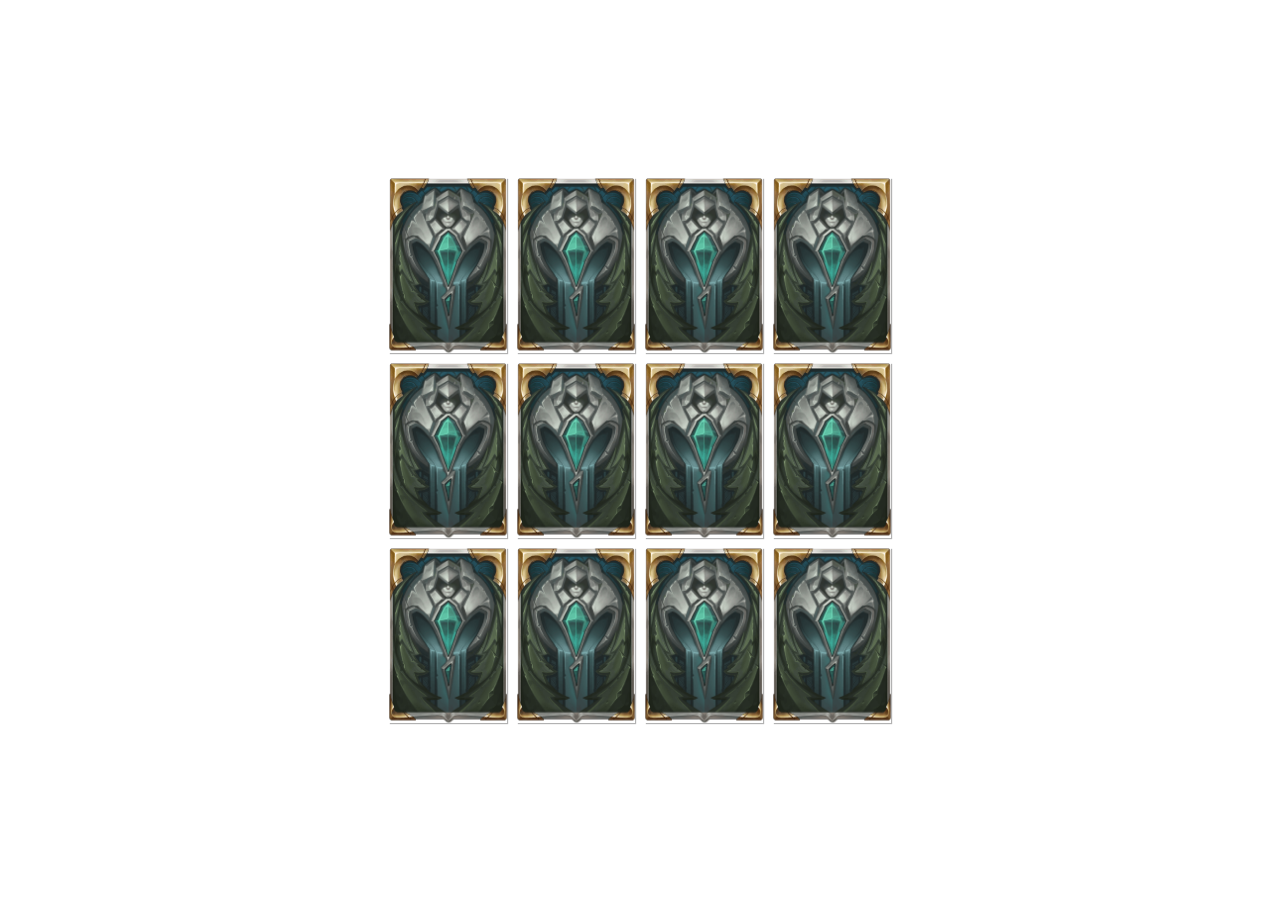
<file: Jogo da Memória/index.html>
<!DOCTYPE html>
<html lang="pt-br">
<head>
    <title>Jogo da Memoria</title>
    <link rel="stylesheet" href="style.css">
</head>
<body>
    <div class="jogo">
        <div class="linha">
            <div class="card" data-card="draven">
                <img class="frente" src="img/draven.png"/>
                <img class="verso" src="img/verso.png"/>
            </div>
            <div class="card" data-card="kinkou">
                <img class="frente" src="img/kinkou.png"/>
                <img class="verso" src="img/verso.png"/>
            </div>
            <div class="card" data-card="shaman">
                <img class="frente" src="img/shaman.png"/>
                <img class="verso" src="img/verso.png"/>
            </div>
            <div class="card" data-card="yasuo">
                <img class="frente" src="img/yasuo.png"/>
                <img class="verso" src="img/verso.png"/>
            </div>
        </div>
        <div class="linha">
            <div class="card" data-card="tryndamere">
                <img class="frente" src="img/tryndamere.webp"/>
                <img class="verso" src="img/verso.png"/>
            </div>
            <div class="card" data-card="yone">
                <img class="frente" src="img/yone.png"/>
                <img class="verso" src="img/verso.png"/>
            </div>
            <div class="card" data-card="draven">
                <img class="frente" src="img/draven.png"/>
                <img class="verso" src="img/verso.png"/>
            </div>
            <div class="card" data-card="kinkou">
                <img class="frente" src="img/kinkou.png"/>
                <img class="verso" src="img/verso.png"/>
            </div>
        </div>
        <div class="linha">
            <div class="card" data-card="shaman">
                <img class="frente" src="img/shaman.png"/>
                <img class="verso" src="img/verso.png"/>
            </div>
            <div class="card" data-card="yasuo">
                <img class="frente" src="img/yasuo.png"/>
                <img class="verso" src="img/verso.png"/>
            </div>
            <div class="card" data-card="tryndamere">
                <img class="frente" src="img/tryndamere.webp"/>
                <img class="verso" src="img/verso.png"/>
            </div>
            <div class="card" data-card="yone">
                <img class="frente" src="img/yone.png"/>
                <img class="verso" src="img/verso.png"/>
            </div>
        </div>
    </div>
    <script src="script.js"></script>
</body>
</html>
</file>
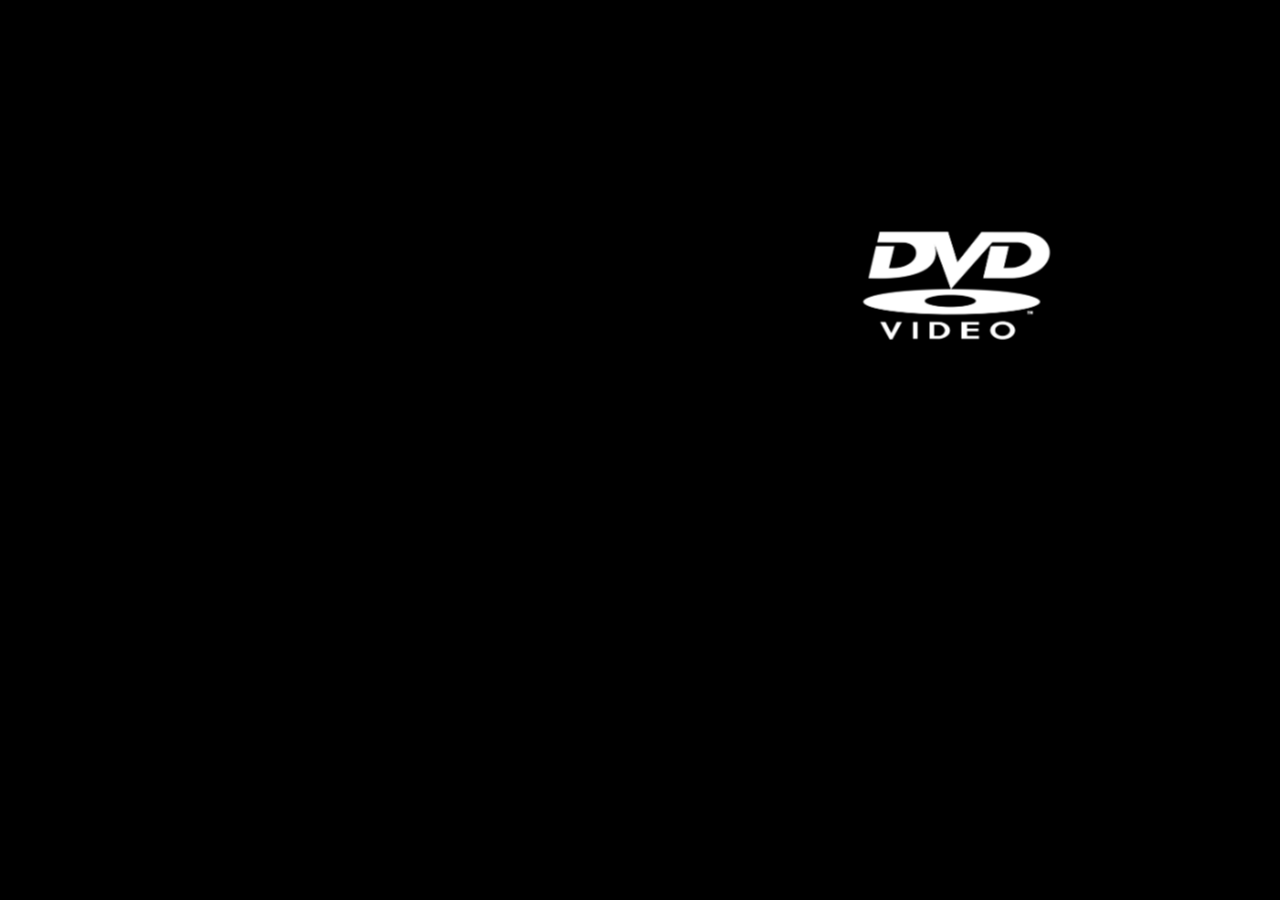
<file: DvD Animation - HTML CSS/html.html>
<!DOCTYPE html>
<html>
<head>
    <title>DvD</title>
    <link rel="stylesheet" href="css.css">
</head>
<body>
    <marquee behavior="alternate" scrollamount="30">
        <marquee behavior="alternate" scrollamount="30" direction="down">
            <img src="dvd.png">
        </marquee>
    </marquee>
</body>
</html>
</file>
<file: Jogo da Memória/style.css>
* {padding: 0; margin: 0;}

body {
    height: 100vh;
    display: flex;
    align-items: center;
    justify-content: center;
}

.jogo {
    height: 100%;
    width: 80%;
    display: flex;
    align-items: center;
    justify-content: center;
    flex-direction: column;
}

.linha {
    width: 100%;
    display: flex;
    align-items: center;
    justify-content: center;
}

.card {
    height: 175px;
    width: 118px;
    margin: 5px;
    position: relative;
    box-shadow: 1px 1px 1px rgba(0, 0, 0, 0.3);
    cursor: pointer;
    transform-style: preserve-3d;
    transition: transform 0.9s;
}

.frente,
.verso {
    width: 100%;
    height: 100%;
    position: absolute;
    backface-visibility: hidden;
}

.verso:hover {
    transform: scale(1.03);
}

.frente {
    transform: rotateY(180deg);
}

.card.flip {
    transform: rotateY(180deg);
}
</file>
<file: DvD Animation - HTML CSS/css.css>
*{margin: 0; padding: 0;}

marquee{
    width: 100%;
    height: 100vh;
    background: black;
}

marquee img{
    width: 200px;
    filter: invert(100%)
}
</file>
